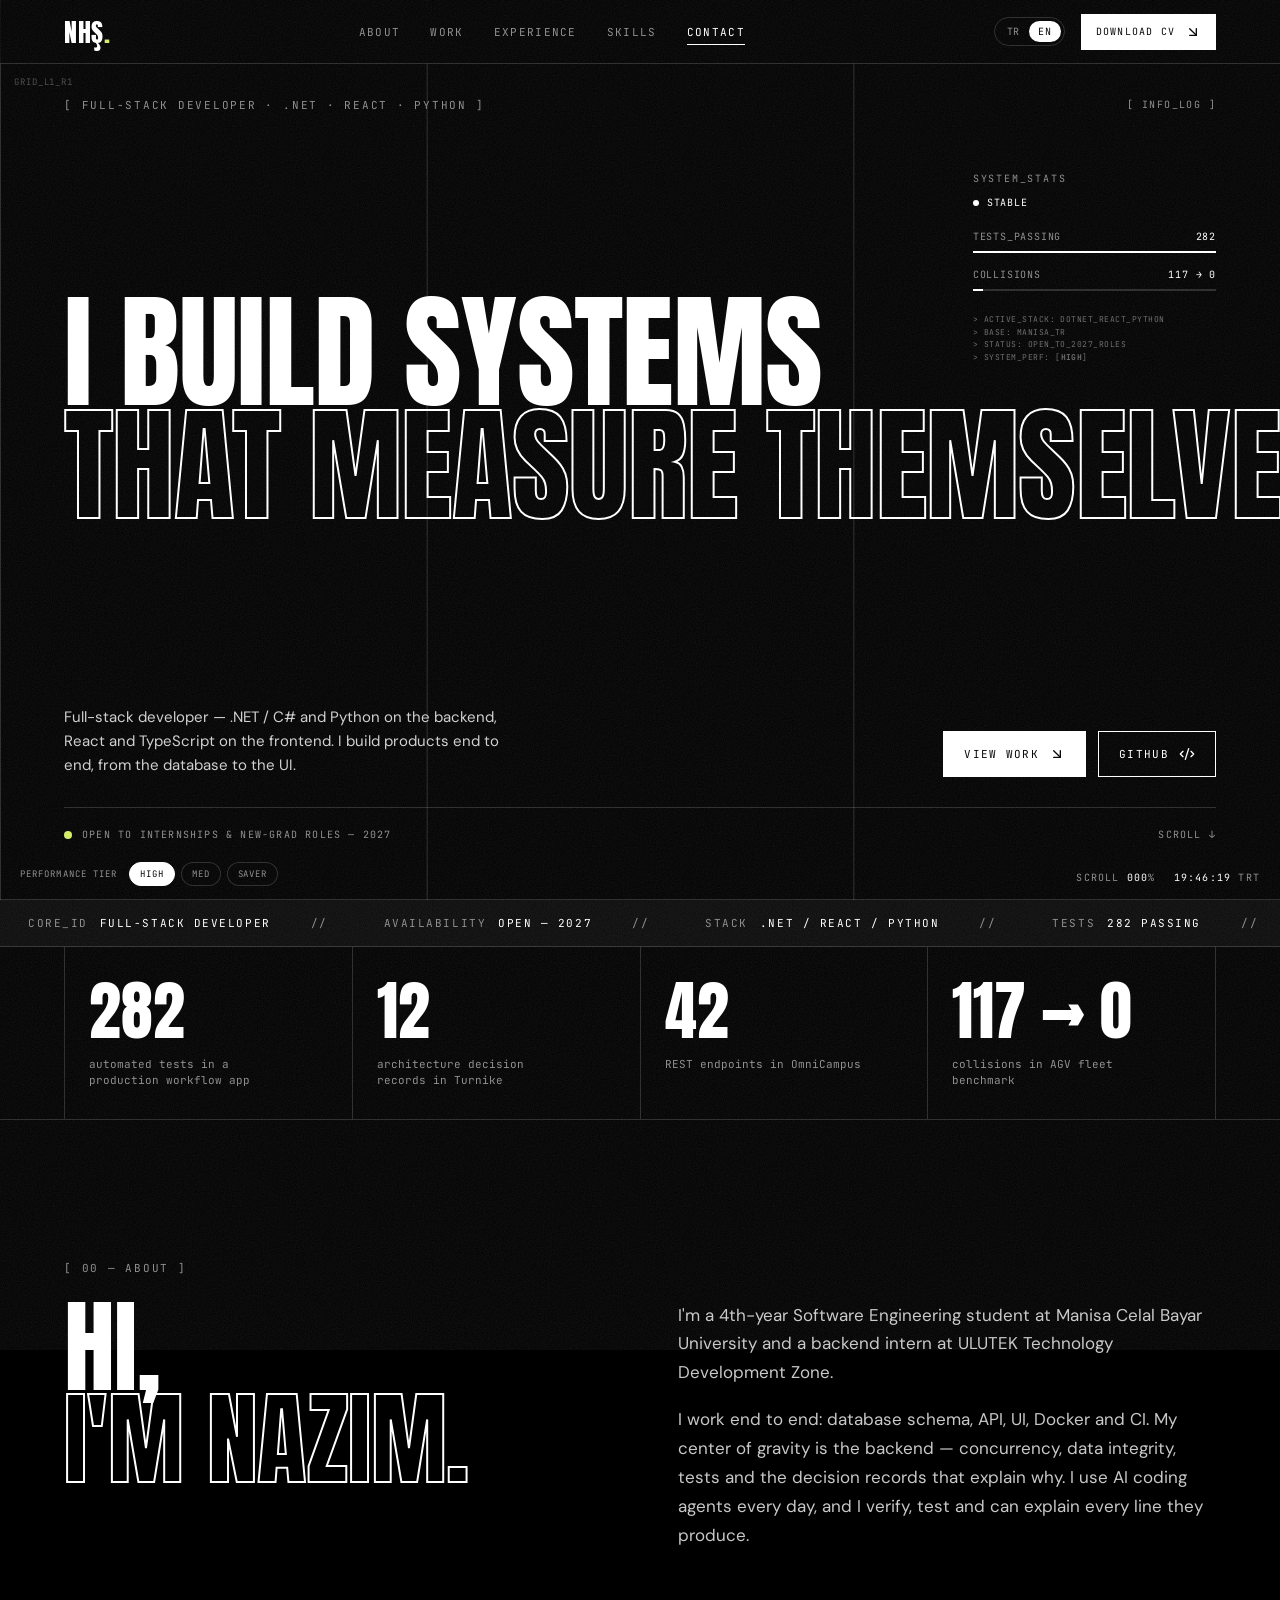
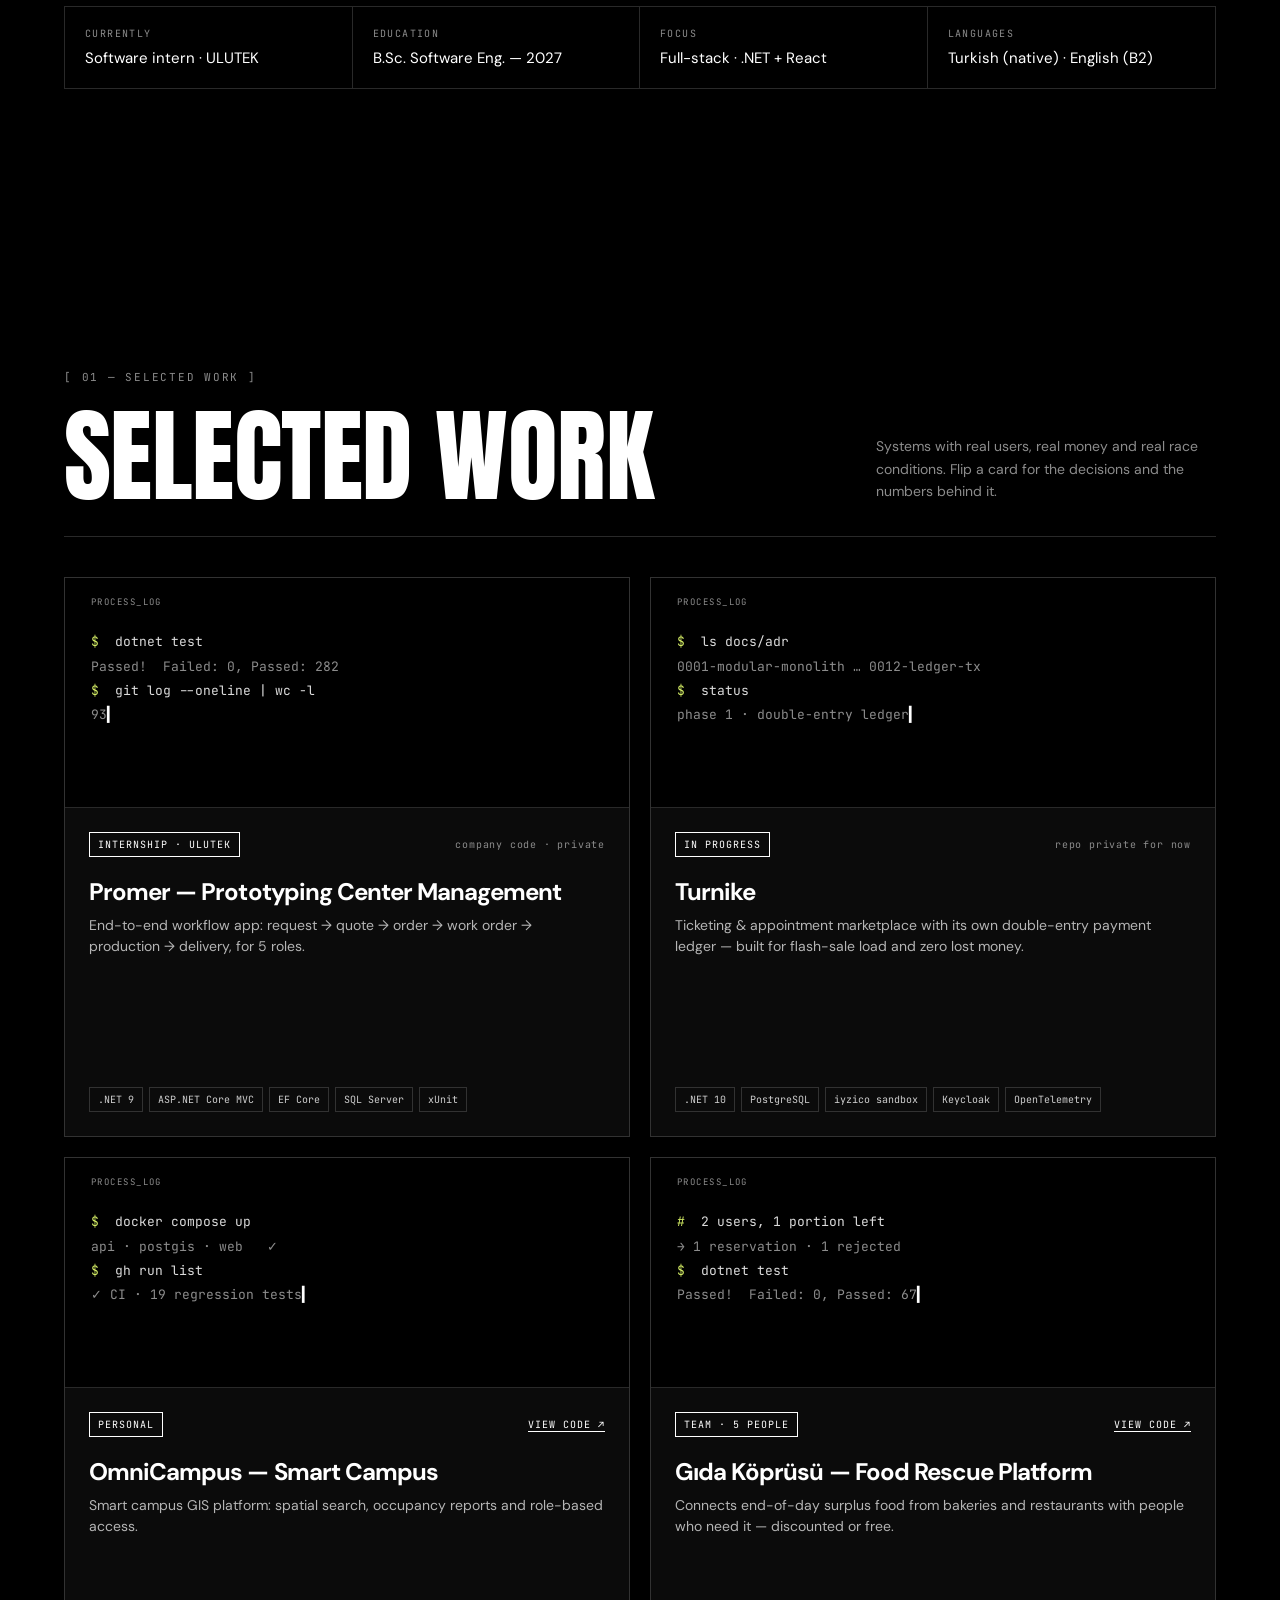
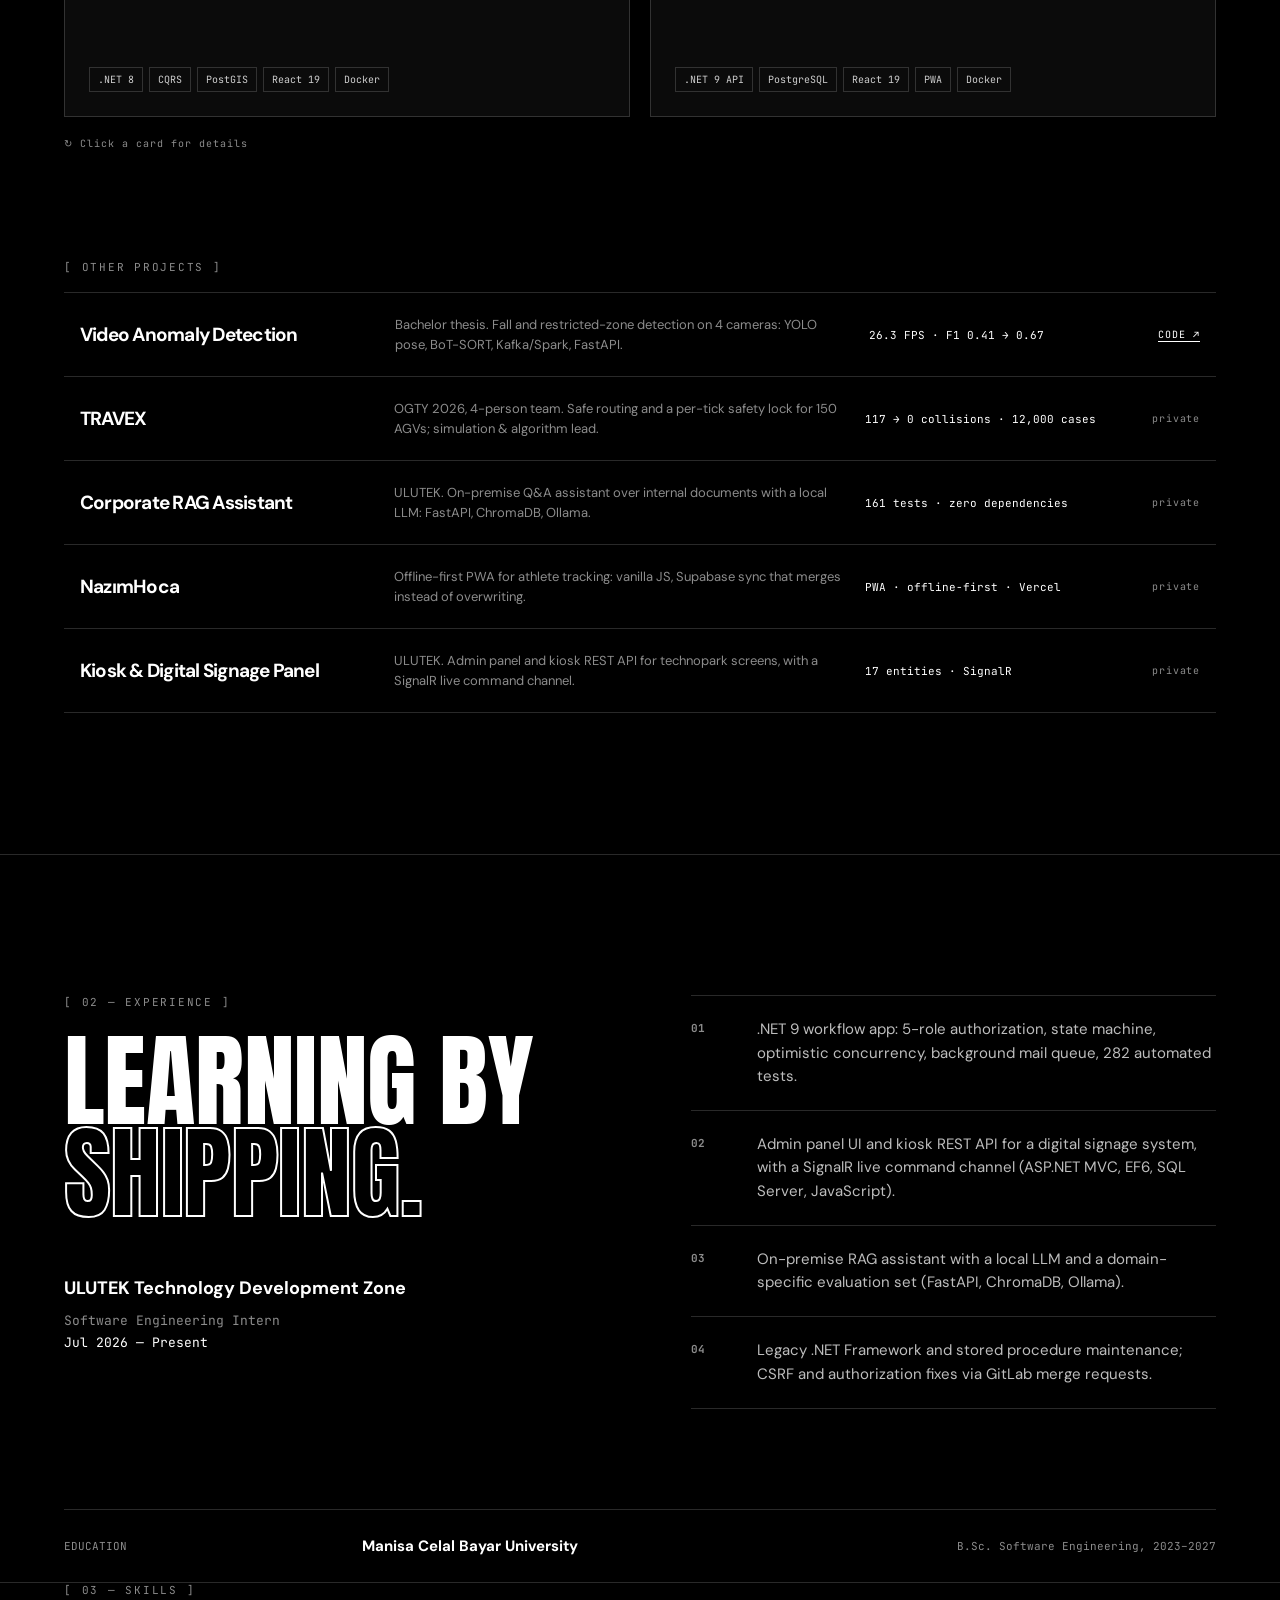
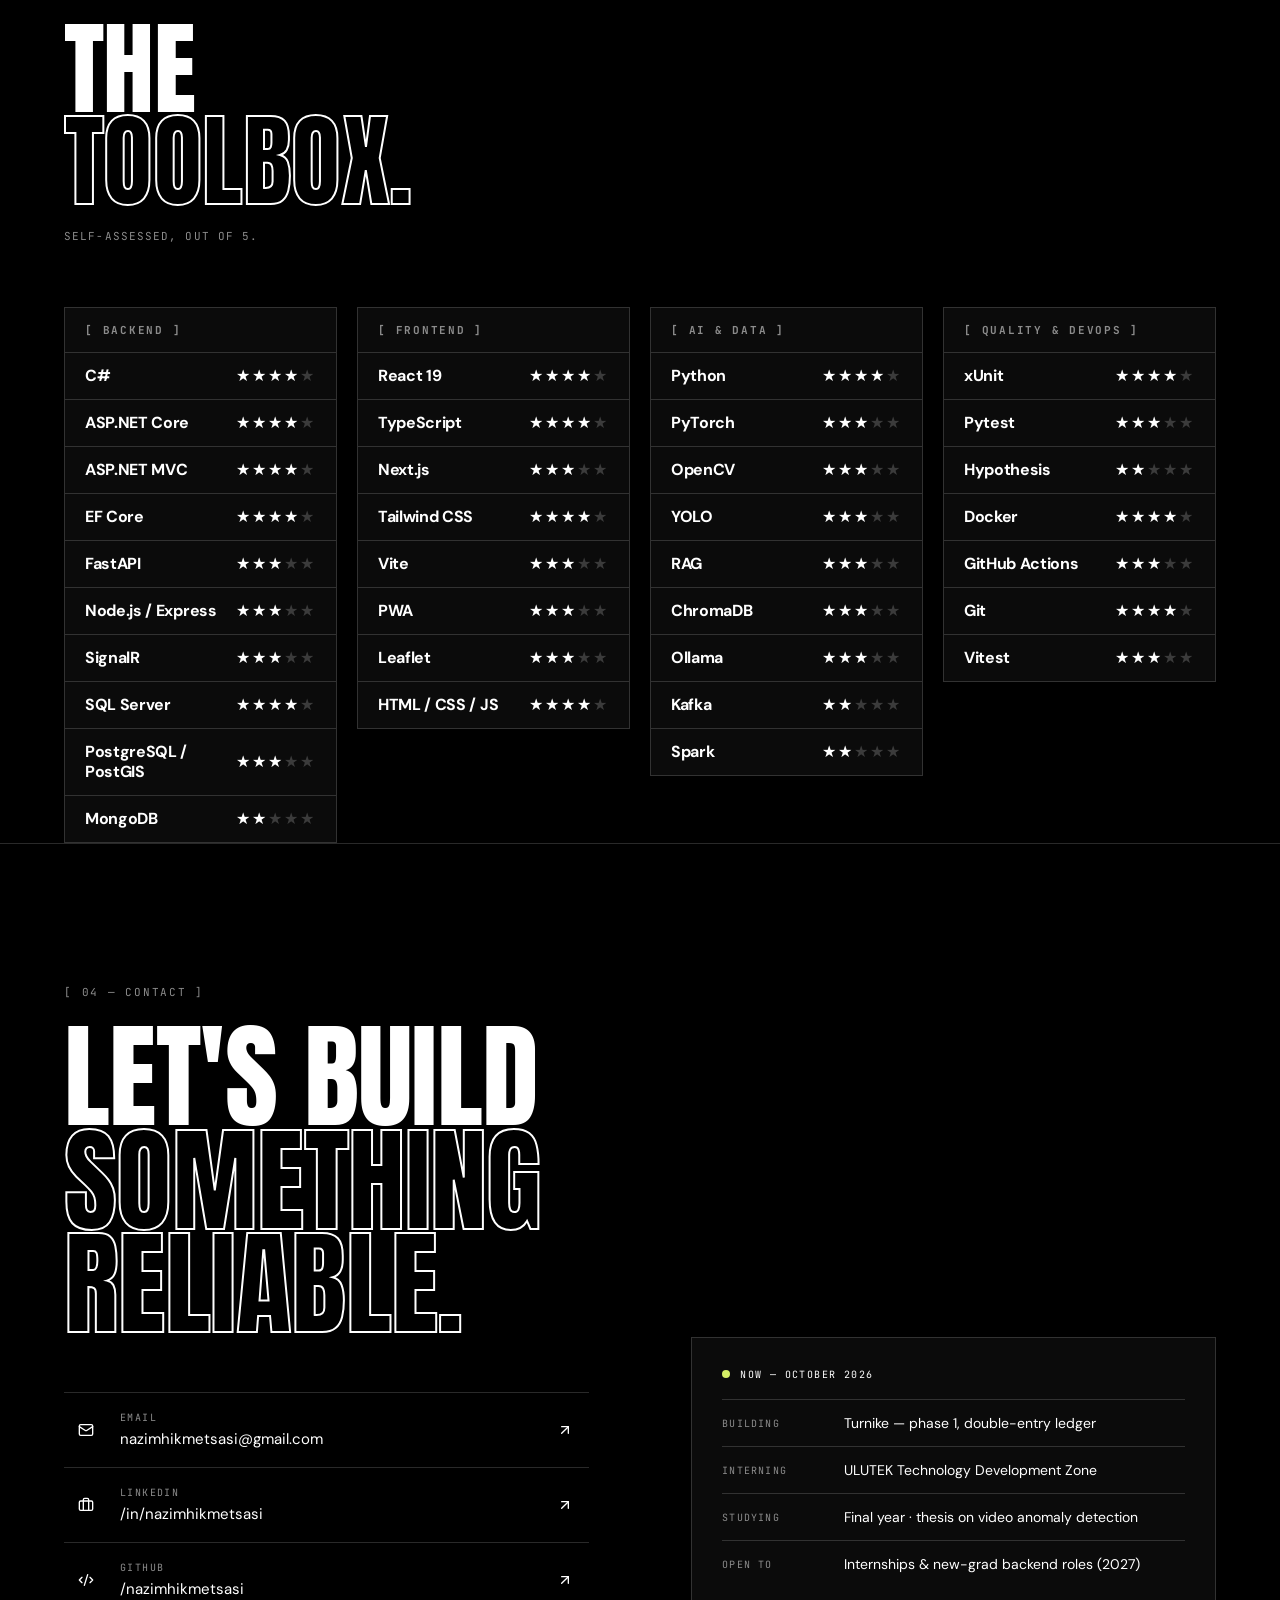
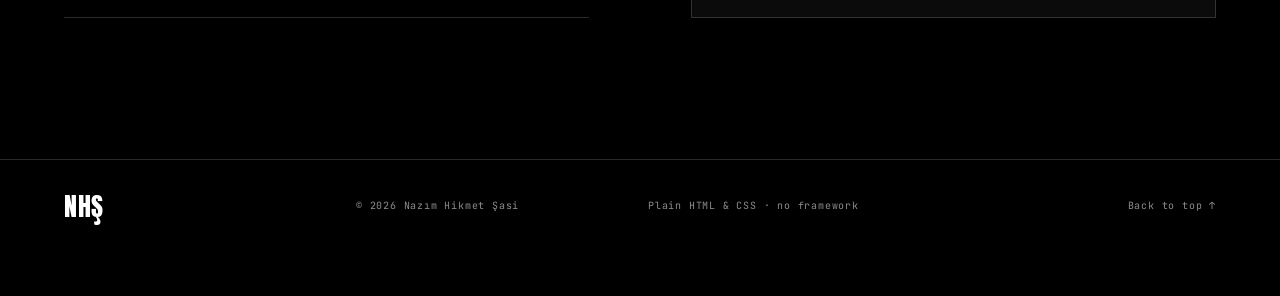
<file: index.html>
<!doctype html>
<html lang="en">
<head>
  <meta charset="utf-8">
  <meta name="viewport" content="width=device-width, initial-scale=1">
  <title>Nazım Hikmet Şasi — Full-Stack Developer</title>
  <meta name="description" content="Full-stack developer (.NET / C#, React, Python) building reliable APIs, web apps and business workflows.">
  <meta property="og:title" content="Nazım Hikmet Şasi — Full-Stack Developer">
  <meta property="og:description" content="Full-stack developer: .NET / C# and Python on the backend, React and TypeScript on the frontend.">
  <meta property="og:image" content="https://nazimhikmetsasi.com.tr/assets/hero.jpg">
  <link rel="icon" href="data:image/svg+xml,%3Csvg xmlns='http://www.w3.org/2000/svg' viewBox='0 0 64 64'%3E%3Crect width='64' height='64' fill='%231b211e'/%3E%3Ctext x='50%25' y='58%25' text-anchor='middle' font-family='Arial' font-weight='700' font-size='26' fill='%23f2eee5' letter-spacing='-3'%3ENH%C5%9E%3C/text%3E%3C/svg%3E">
  <link rel="preconnect" href="https://fonts.googleapis.com">
  <link rel="preconnect" href="https://fonts.gstatic.com" crossorigin>
  <meta name="theme-color" content="#000000">
  <link href="https://fonts.googleapis.com/css2?family=DM+Sans:wght@400;500;700;800&family=Anton&family=JetBrains+Mono:wght@400;700&display=swap" rel="stylesheet">
  <link rel="stylesheet" href="styles.css">
  <script>
    (function (d) {
      d.classList.add('js');
      try {
        var t = localStorage.getItem('tier') || (matchMedia('(pointer: coarse)').matches ? 'med' : 'high');
        d.dataset.tier = t;
        if (t === 'high' && !matchMedia('(prefers-reduced-motion: reduce)').matches && !sessionStorage.getItem('seen')) {
          d.classList.add('loading');
          setTimeout(function () { d.classList.remove('loading'); }, 7000);
        }
      } catch (e) { d.dataset.tier = 'med'; }
    })(document.documentElement);
  </script>
</head>
<body>
<svg width="0" height="0" style="position:absolute" aria-hidden="true">
  <symbol id="i-up" viewBox="0 0 24 24"><path d="M7 7h10v10"/><path d="M7 17 17 7"/></symbol>
  <symbol id="i-down" viewBox="0 0 24 24"><path d="m7 7 10 10"/><path d="M17 7v10H7"/></symbol>
  <symbol id="i-mail" viewBox="0 0 24 24"><rect width="20" height="16" x="2" y="4" rx="2"/><path d="m22 7-8.97 5.7a1.94 1.94 0 0 1-2.06 0L2 7"/></symbol>
  <symbol id="i-code" viewBox="0 0 24 24"><path d="m18 16 4-4-4-4"/><path d="m6 8-4 4 4 4"/><path d="m14.5 4-5 16"/></symbol>
  <symbol id="i-bag" viewBox="0 0 24 24"><path d="M16 20V4a2 2 0 0 0-2-2h-4a2 2 0 0 0-2 2v16"/><rect width="20" height="14" x="2" y="6" rx="2"/></symbol>
</svg>
<style>.i{width:16px;height:16px;fill:none;stroke:currentColor;stroke-width:2;stroke-linecap:round;stroke-linejoin:round;flex:none}</style>

<div class="loader" id="loader" aria-hidden="true">
  <div class="loader-count"><span id="loader-num">0</span><i>%</i></div>
  <div class="loader-panel">
    <div class="loader-row"><span>INITIALIZING_ENGINE</span><span id="loader-pct">0%</span></div>
    <div class="loader-bar"><i id="loader-bar"></i></div>
    <div class="loader-go" id="loader-go">LOADING</div>
  </div>
</div>
<div class="noise" aria-hidden="true"></div>
<canvas class="trail" id="trail" aria-hidden="true"></canvas>
<div class="cursor" aria-hidden="true"></div>
<div class="progress" aria-hidden="true"></div>
<div class="hud" aria-hidden="true"><span>SCROLL <b id="hud-scroll">000</b>%</span><span><b id="hud-clock">--:--:--</b> TRT</span></div>
<div class="tier" role="group" aria-label="Performance tier">
  <span data-tr="PERFORMANS">PERFORMANCE TIER</span>
  <button type="button" data-tier="high" aria-pressed="true" data-tr="YÜKSEK">HIGH</button><button type="button" data-tier="med" aria-pressed="false" data-tr="ORTA">MED</button><button type="button" data-tier="saver" aria-pressed="false" data-tr="TASARRUF">SAVER</button>
</div>
<main class="site-shell">
  <header class="topbar">
    <div class="container topbar-inner">
      <a class="mark" href="#top">NHŞ<span>.</span></a>
      <nav class="nav-links" id="menu" aria-label="Primary">
        <a href="#about" data-tr="Hakkımda">About</a>
        <a href="#work" data-tr="Projeler">Work</a>
        <a href="#experience" data-tr="Deneyim">Experience</a>
        <a href="#skills" data-tr="Yetenekler">Skills</a>
        <a href="#contact" data-tr="İletişim">Contact</a>
      </nav>
      <div class="nav-actions">
        <div class="lang" role="group" aria-label="Language"><button type="button" data-lang="tr" aria-pressed="false">TR</button><button type="button" data-lang="en" aria-pressed="true">EN</button></div>
        <a class="button button-dark button-small" href="cv/Nazim_Hikmet_Sasi_CV_EN.pdf" data-tr-href="cv/Nazim_Hikmet_Sasi_CV_TR.pdf" download><span data-tr="CV İndir">Download CV</span> <svg class="i"><use href="#i-down"/></svg></a>
        <button class="menu-btn" type="button" aria-label="Menu" aria-expanded="false" aria-controls="menu"><span></span><span></span></button>
      </div>
    </div>
  </header>

  <section id="top" class="hero">
    <aside class="hero-stats" aria-hidden="true">
      <p class="hs-title">SYSTEM_STATS</p>
      <p class="hs-status"><i></i><span data-tr="STABİL">STABLE</span></p>
      <div class="hs-bar"><span>TESTS_PASSING</span><b>282</b><em style="--w:100%"></em></div>
      <div class="hs-bar"><span>COLLISIONS</span><b>117 → 0</b><em style="--w:4%"></em></div>
      <ul class="hs-log">
        <li>&gt; ACTIVE_STACK: DOTNET_REACT_PYTHON</li>
        <li>&gt; BASE: MANISA_TR</li>
        <li>&gt; STATUS: OPEN_TO_2027_ROLES</li>
        <li>&gt; SYSTEM_PERF: [<b id="hs-perf">HIGH</b>]</li>
      </ul>
    </aside>
    <div class="container hero-grid">
      <div class="hero-top">
        <p class="eyebrow light" data-tr="FULL-STACK GELİŞTİRİCİ · .NET · REACT · PYTHON">FULL-STACK DEVELOPER · .NET · REACT · PYTHON</p>
        <p class="hero-meta" aria-hidden="true">[ INFO_LOG ]</p>
      </div>
      <h1 data-tr="Kendini ölçen<br><em>sistemler kuruyorum.</em>">I build systems<br><em>that measure themselves.</em></h1>
      <div class="hero-bottom">
        <p class="hero-sub" data-tr="Backend'de .NET / C# ve Python, frontend'de React ve TypeScript. Veritabanından arayüze uçtan uca ürün geliştiriyorum.">Full-stack developer — .NET / C# and Python on the backend, React and TypeScript on the frontend. I build products end to end, from the database to the UI.</p>
        <div class="hero-actions">
          <a class="button button-acid" href="#work"><span data-tr="Projeleri Gör">View Work</span> <svg class="i"><use href="#i-down"/></svg></a>
          <a class="button button-outline-light" href="https://github.com/nazimhikmetsasi" target="_blank" rel="noreferrer">GitHub <svg class="i"><use href="#i-code"/></svg></a>
        </div>
      </div>
    </div>
    <div class="container hero-foot">
      <p class="availability"><span></span><b data-tr="Staja ve yeni mezun pozisyonlarına açığım — 2027">Open to internships &amp; new-grad roles — 2027</b></p>
      <a class="scroll-cue" href="#about"><span data-tr="kaydır">scroll</span> ↓</a>
    </div>
  </section>

  <div class="ticker" aria-hidden="true"><div class="ticker-track">
    <span><b>CORE_ID</b><em data-tr="FULL-STACK GELİŞTİRİCİ">FULL-STACK DEVELOPER</em></span>
    <span><b data-tr="MÜSAİTLİK">AVAILABILITY</b><em data-tr="AÇIK — 2027">OPEN — 2027</em></span>
    <span><b>STACK</b><em>.NET / REACT / PYTHON</em></span>
    <span><b data-tr="TESTLER">TESTS</b><em data-tr="282 GEÇİYOR">282 PASSING</em></span>
    <span><b data-tr="KONUM">BASE</b><em>MANISA, TR</em></span>
  </div></div>

  <section class="stats">
    <div class="container stats-grid">
      <div class="stat"><strong>282</strong><span data-tr="üretim iş akışı uygulamasında otomatik test">automated tests in a production workflow app</span></div>
      <div class="stat"><strong>12</strong><span data-tr="Turnike'de mimari karar kaydı (ADR)">architecture decision records in Turnike</span></div>
      <div class="stat"><strong>42</strong><span data-tr="OmniCampus'ta REST uç noktası">REST endpoints in OmniCampus</span></div>
      <div class="stat"><strong>117 → 0</strong><span data-tr="AGV filo testinde çarpışma">collisions in AGV fleet benchmark</span></div>
    </div>
  </section>

  <section id="about" class="section container about">
    <div>
      <p class="eyebrow" data-tr="00 — HAKKIMDA">00 — ABOUT</p>
      <h2 data-tr="Merhaba,<br><em>ben Nazım.</em>">Hi,<br><em>I'm Nazım.</em></h2>
      <p class="about-text" data-tr="Manisa Celal Bayar Üniversitesi Yazılım Mühendisliği 4. sınıf öğrencisiyim ve ULUTEK Teknoloji Geliştirme Bölgesi'nde backend stajyeri olarak çalışıyorum.">I'm a 4th-year Software Engineering student at Manisa Celal Bayar University and a backend intern at ULUTEK Technology Development Zone.</p>
      <p class="about-text" data-tr="Uçtan uca çalışıyorum: veritabanı şeması, API, arayüz, Docker ve CI. Ağırlık merkezim backend; eşzamanlılık, veri bütünlüğü, testler ve bir kararın neden alındığını anlatan karar kayıtları. AI kodlama ajanlarını her gün kullanıyorum; ürettikleri her satırı doğruluyor, test ediyor ve açıklayabiliyorum.">I work end to end: database schema, API, UI, Docker and CI. My center of gravity is the backend — concurrency, data integrity, tests and the decision records that explain why. I use AI coding agents every day, and I verify, test and can explain every line they produce.</p>
      <dl class="facts">
        <div><dt data-tr="ŞU AN">CURRENTLY</dt><dd data-tr="Yazılım stajyeri · ULUTEK">Software intern · ULUTEK</dd></div>
        <div><dt data-tr="EĞİTİM">EDUCATION</dt><dd data-tr="Yazılım Müh. (Lisans) — 2027">B.Sc. Software Eng. — 2027</dd></div>
        <div><dt data-tr="ODAK">FOCUS</dt><dd data-tr="Full-stack · .NET + React">Full-stack · .NET + React</dd></div>
        <div><dt data-tr="DİLLER">LANGUAGES</dt><dd data-tr="Türkçe (ana dil) · İngilizce (B2)">Turkish (native) · English (B2)</dd></div>
      </dl>
    </div>
  </section>

  <section id="work" class="section container">
    <div class="section-head">
      <div><p class="eyebrow" data-tr="01 — SEÇİLİ PROJELER">01 — SELECTED WORK</p><h2 data-tr="Seçili Projeler">Selected Work</h2></div>
      <p data-tr="Gerçek kullanıcıları, gerçek parası ve gerçek yarış durumları olan sistemler. Her kartın arkasında alınan kararlar ve ölçümler var.">Systems with real users, real money and real race conditions. Flip a card for the decisions and the numbers behind it.</p>
    </div>

    <div class="project-grid">
      <article class="project-card" tabindex="0" role="button" aria-pressed="false">
        <div class="project-inner">
          <div class="project-front">
            <pre class="project-art term"><b>$</b> dotnet test
<i>Passed!  Failed: 0, Passed: 282</i>
<b>$</b> git log --oneline | wc -l
<i>93</i></pre>
            <div class="project-copy">
              <div class="card-meta"><span class="badge" data-tr="STAJ · ULUTEK">INTERNSHIP · ULUTEK</span><span class="private" data-tr="şirket kodu · gizli">company code · private</span></div>
              <h3 data-tr="Promer — Prototipleme Merkezi Yönetim Sistemi">Promer — Prototyping Center Management</h3>
              <p data-tr="Talepten teslime; teklif, sipariş, iş emri ve üretim süreçlerini 5 rol için uçtan uca yöneten iş akışı uygulaması.">End-to-end workflow app: request → quote → order → work order → production → delivery, for 5 roles.</p>
              <div class="tags"><span>.NET 9</span><span>ASP.NET Core MVC</span><span>EF Core</span><span>SQL Server</span><span>xUnit</span></div>
            </div>
          </div>
          <div class="project-back">
            <div class="card-meta"><span class="badge badge-dark" data-tr="SAHA NOTLARI">FIELD NOTES</span><span class="mono">01</span></div>
            <h3 data-tr="Baskı altında<br>ne dayandı.">What held up<br>under pressure.</h3>
            <ul>
              <li data-tr="Parolasız giriş: e-postaya tek kullanımlık kod (OTP)">Passwordless login with one-time e-mail codes (OTP)</li>
              <li data-tr="Eşzamanlı güncellemelerde RowVersion ile optimistic concurrency">Optimistic concurrency (RowVersion) on concurrent updates</li>
              <li data-tr="Arka planda çalışan mail kuyruğu: 5 deneme, hata sebebi kayıtlı">Background mail queue: 5 retries, failure reason stored</li>
              <li data-tr="Kiracı izolasyonu: her firma yalnızca kendi verisini görür">Tenant isolation: each firm sees only its own data</li>
            </ul>
            <div class="metric-row"><strong data-tr="282 test">282 tests</strong><strong data-tr="5 rol">5 roles</strong><strong data-tr="6 aşamalı akış">6-stage flow</strong></div>
          </div>
        </div>
      </article>

      <article class="project-card" tabindex="0" role="button" aria-pressed="false">
        <div class="project-inner">
          <div class="project-front">
            <pre class="project-art term"><b>$</b> ls docs/adr
<i>0001-modular-monolith … 0012-ledger-tx</i>
<b>$</b> status
<i>phase 1 · double-entry ledger</i></pre>
            <div class="project-copy">
              <div class="card-meta"><span class="badge" data-tr="DEVAM EDİYOR">IN PROGRESS</span><span class="private" data-tr="repo şimdilik gizli">repo private for now</span></div>
              <h3>Turnike</h3>
              <p data-tr="Kendi çift kayıtlı ödeme defterine sahip bilet ve randevu pazar yeri. Ani satış yükü, koltuk kilidi ve para kaybetmeyen altyapı.">Ticketing &amp; appointment marketplace with its own double-entry payment ledger — built for flash-sale load and zero lost money.</p>
              <div class="tags"><span>.NET 10</span><span>PostgreSQL</span><span>iyzico sandbox</span><span>Keycloak</span><span>OpenTelemetry</span></div>
            </div>
          </div>
          <div class="project-back">
            <div class="card-meta"><span class="badge badge-dark" data-tr="SAHA NOTLARI">FIELD NOTES</span><span class="mono">02</span></div>
            <h3 data-tr="Para kaybetmeyen<br>bir çekirdek.">A core that<br>never loses money.</h3>
            <ul>
              <li data-tr="Önce modüler monolit; servisler ancak ölçüldükten sonra ayrılacak">Modular monolith first; services split only when measured</li>
              <li data-tr="Çift kayıtlı defter: para yoktan var olmaz, kaybolmaz">Double-entry ledger: money is never created or lost</li>
              <li data-tr="Idempotency anahtarları ve transactional outbox">Idempotency keys and a transactional outbox</li>
              <li data-tr="Gerçek PostgreSQL'e karşı entegrasyon testleri (container)">Integration tests against real PostgreSQL (containers)</li>
            </ul>
            <div class="metric-row"><strong data-tr="12 ADR">12 ADRs</strong><strong data-tr="Faz 1 / 4">Phase 1 / 4</strong></div>
          </div>
        </div>
      </article>

      <article class="project-card" tabindex="0" role="button" aria-pressed="false">
        <div class="project-inner">
          <div class="project-front">
            <pre class="project-art term"><b>$</b> docker compose up
<i>api · postgis · web   ✓</i>
<b>$</b> gh run list
<i>✓ CI · 19 regression tests</i></pre>
            <div class="project-copy">
              <div class="card-meta"><span class="badge" data-tr="KİŞİSEL">PERSONAL</span><a class="card-link" href="https://github.com/nazimhikmetsasi/OmniCampus" target="_blank" rel="noreferrer" data-tr="KODU GÖR ↗">VIEW CODE ↗</a></div>
              <h3 data-tr="OmniCampus — Akıllı Kampüs">OmniCampus — Smart Campus</h3>
              <p data-tr="Mekânsal arama, doluluk bildirimi ve rol tabanlı erişim sunan akıllı kampüs / CBS platformu.">Smart campus GIS platform: spatial search, occupancy reports and role-based access.</p>
              <div class="tags"><span>.NET 8</span><span>CQRS</span><span>PostGIS</span><span>React 19</span><span>Docker</span></div>
            </div>
          </div>
          <div class="project-back">
            <div class="card-meta"><span class="badge badge-dark" data-tr="SAHA NOTLARI">FIELD NOTES</span><span class="mono">03</span></div>
            <h3 data-tr="Haritada<br>tek doğru.">One source of<br>spatial truth.</h3>
            <ul>
              <li data-tr="Clean Architecture + CQRS (MediatR)">Clean Architecture + CQRS (MediatR)</li>
              <li data-tr="Mekânsal sorgular için PostGIS">PostGIS for spatial queries</li>
              <li data-tr="JWT + RBAC, output caching, rate limiting">JWT + RBAC, output caching, rate limiting</li>
              <li data-tr="Her push'ta GitHub Actions regresyon testleri">GitHub Actions regression tests on every push</li>
            </ul>
            <div class="metric-row"><strong data-tr="42 uç nokta">42 endpoints</strong><strong data-tr="18 handler">18 handlers</strong><strong data-tr="19 CI testi">19 CI tests</strong></div>
          </div>
        </div>
      </article>

      <article class="project-card" tabindex="0" role="button" aria-pressed="false">
        <div class="project-inner">
          <div class="project-front">
            <pre class="project-art term"><b>#</b> 2 users, 1 portion left
<i>→ 1 reservation · 1 rejected</i>
<b>$</b> dotnet test
<i>Passed!  Failed: 0, Passed: 67</i></pre>
            <div class="project-copy">
              <div class="card-meta"><span class="badge" data-tr="EKİP · 5 KİŞİ">TEAM · 5 PEOPLE</span><a class="card-link" href="https://github.com/nazimhikmetsasi/sosyalSorumluluk" target="_blank" rel="noreferrer" data-tr="KODU GÖR ↗">VIEW CODE ↗</a></div>
              <h3 data-tr="Gıda Köprüsü — Gıda Kurtarma Platformu">Gıda Köprüsü — Food Rescue Platform</h3>
              <p data-tr="Fırın ve restoranlarda gün sonunda kalan taze gıdayı, indirimli ya da ücretsiz olarak ihtiyaç sahibiyle buluşturur.">Connects end-of-day surplus food from bakeries and restaurants with people who need it — discounted or free.</p>
              <div class="tags"><span>.NET 9 API</span><span>PostgreSQL</span><span>React 19</span><span>PWA</span><span>Docker</span></div>
            </div>
          </div>
          <div class="project-back">
            <div class="card-meta"><span class="badge badge-dark" data-tr="SAHA NOTLARI">FIELD NOTES</span><span class="mono">04</span></div>
            <h3 data-tr="Son porsiyon<br>iki kez satılmaz.">The last portion<br>never sells twice.</h3>
            <ul>
              <li data-tr="Stok ve fiyat veritabanında atomik hesaplanır">Stock and price computed atomically in the database</li>
              <li data-tr="React PWA, teslimatı cihaz kamerasıyla QR okutarak onaylar">React PWA confirms delivery by scanning a QR with the device camera</li>
              <li data-tr="Güven skoru sunucuda hesaplanır, elle değiştirilemez">Trust score computed server-side, never editable</li>
              <li data-tr="Backend'i Supabase'den .NET 9 API'ye taşıdım">Migrated the backend from Supabase to a .NET 9 API</li>
            </ul>
            <div class="metric-row"><strong data-tr="67 API testi">67 API tests</strong><strong data-tr="197 UI testi">197 UI tests</strong></div>
          </div>
        </div>
      </article>
    </div>
    <p class="flip-hint" data-tr="↻ Ayrıntılar için karta tıkla">↻ Click a card for details</p>

    <div class="others">
      <h3 data-tr="DİĞER PROJELER">OTHER PROJECTS</h3>
      <div class="other-row">
        <strong data-tr="Video Anomali Tespiti">Video Anomaly Detection</strong>
        <p data-tr="Bitirme tezi. 4 kamerada düşme ve yasak bölge ihlali tespiti: YOLO poz, BoT-SORT, Kafka/Spark, FastAPI.">Bachelor thesis. Fall and restricted-zone detection on 4 cameras: YOLO pose, BoT-SORT, Kafka/Spark, FastAPI.</p>
        <span class="mono">26.3 FPS · F1 0.41 → 0.67</span>
        <a class="card-link" href="https://github.com/nazimhikmetsasi/videoAnomaliTespiti" target="_blank" rel="noreferrer" data-tr="KOD ↗">CODE ↗</a>
      </div>
      <div class="other-row">
        <strong>TRAVEX</strong>
        <p data-tr="OGTY 2026, 4 kişilik ekip. 150 AGV için güvenli rota ve tur başına emniyet kilidi; simülasyon ve algoritma sorumlusu.">OGTY 2026, 4-person team. Safe routing and a per-tick safety lock for 150 AGVs; simulation &amp; algorithm lead.</p>
        <span class="mono" data-tr="117 → 0 çarpışma · 12.000 senaryo">117 → 0 collisions · 12,000 cases</span>
        <span class="private" data-tr="gizli">private</span>
      </div>
      <div class="other-row">
        <strong data-tr="Kurumsal RAG Asistanı">Corporate RAG Assistant</strong>
        <p data-tr="ULUTEK. Kurum içi dokümanlarda çalışan, yerel LLM'li soru-cevap asistanı: FastAPI, ChromaDB, Ollama.">ULUTEK. On-premise Q&amp;A assistant over internal documents with a local LLM: FastAPI, ChromaDB, Ollama.</p>
        <span class="mono" data-tr="161 test · sıfır bağımlılık">161 tests · zero dependencies</span>
        <span class="private" data-tr="gizli">private</span>
      </div>
      <div class="other-row">
        <strong>NazımHoca</strong>
        <p data-tr="Sporcu takibi için çevrimdışı çalışan PWA: vanilla JS, Supabase senkronizasyonu, çakışmaları ezmeden birleştirme.">Offline-first PWA for athlete tracking: vanilla JS, Supabase sync that merges instead of overwriting.</p>
        <span class="mono" data-tr="PWA · offline-first · Vercel">PWA · offline-first · Vercel</span>
        <span class="private" data-tr="gizli">private</span>
      </div>
      <div class="other-row">
        <strong data-tr="Kiosk ve Dijital Ekran Paneli">Kiosk &amp; Digital Signage Panel</strong>
        <p data-tr="ULUTEK. Teknokent kiosk ekranları için yönetim paneli ve kiosk REST API'si, SignalR canlı komut kanalı.">ULUTEK. Admin panel and kiosk REST API for technopark screens, with a SignalR live command channel.</p>
        <span class="mono" data-tr="17 varlık · SignalR">17 entities · SignalR</span>
        <span class="private" data-tr="gizli">private</span>
      </div>
    </div>
  </section>

  <section id="experience" class="experience">
    <div class="container exp-grid">
      <div>
        <p class="eyebrow light" data-tr="02 — DENEYİM">02 — EXPERIENCE</p>
        <h2 data-tr="Üreterek<br><em>öğrenmek.</em>">Learning by<br><em>shipping.</em></h2>
        <p class="exp-company" data-tr="ULUTEK Teknoloji Geliştirme Bölgesi">ULUTEK Technology Development Zone</p>
        <p class="exp-role" data-tr="Yazılım Mühendisi Stajyer<br><span>Tem 2026 — Devam ediyor</span>">Software Engineering Intern<br><span>Jul 2026 — Present</span></p>
      </div>
      <div class="achievements">
        <p><b>01</b><span data-tr=".NET 9 iş akışı uygulaması: 5 rollü yetkilendirme, durum makinesi, optimistic concurrency, arka plan mail kuyruğu, 282 otomatik test.">.NET 9 workflow app: 5-role authorization, state machine, optimistic concurrency, background mail queue, 282 automated tests.</span></p>
        <p><b>02</b><span data-tr="Dijital ekran sistemi için yönetim paneli arayüzü ve kiosk REST API'si; SignalR canlı komut kanalı (ASP.NET MVC, EF6, SQL Server, JavaScript).">Admin panel UI and kiosk REST API for a digital signage system, with a SignalR live command channel (ASP.NET MVC, EF6, SQL Server, JavaScript).</span></p>
        <p><b>03</b><span data-tr="Yerel LLM ile çalışan kurumsal RAG asistanı ve alana özel değerlendirme seti (FastAPI, ChromaDB, Ollama).">On-premise RAG assistant with a local LLM and a domain-specific evaluation set (FastAPI, ChromaDB, Ollama).</span></p>
        <p><b>04</b><span data-tr="Legacy .NET Framework kodu ve stored procedure bakımı; GitLab merge request'leriyle CSRF ve yetki düzeltmeleri.">Legacy .NET Framework and stored procedure maintenance; CSRF and authorization fixes via GitLab merge requests.</span></p>
      </div>
    </div>
    <div class="container education">
      <span data-tr="EĞİTİM">EDUCATION</span>
      <strong data-tr="Manisa Celal Bayar Üniversitesi">Manisa Celal Bayar University</strong>
      <p data-tr="Yazılım Mühendisliği (Lisans), 2023–2027">B.Sc. Software Engineering, 2023–2027</p>
    </div>
  </section>

  <section id="skills" class="skills">
    <div class="container skills-head">
      <p class="eyebrow" data-tr="03 — YETENEKLER">03 — SKILLS</p>
      <h2 data-tr="Araç<br><em>kutusu.</em>">The<br><em>toolbox.</em></h2>
      <p class="skills-note" data-tr="Kendi değerlendirmem, 5 üzerinden.">Self-assessed, out of 5.</p>
    </div>
    <div class="container skill-cols">
      <div class="skill-col">
        <h3>BACKEND</h3>
        <ul>
          <li><span>C#</span><i class="stars" style="--l:4" role="img" aria-label="4 / 5"></i></li>
          <li><span>ASP.NET Core</span><i class="stars" style="--l:4" role="img" aria-label="4 / 5"></i></li>
          <li><span>ASP.NET MVC</span><i class="stars" style="--l:4" role="img" aria-label="4 / 5"></i></li>
          <li><span>EF Core</span><i class="stars" style="--l:4" role="img" aria-label="4 / 5"></i></li>
          <li><span>FastAPI</span><i class="stars" style="--l:3" role="img" aria-label="3 / 5"></i></li>
          <li><span>Node.js / Express</span><i class="stars" style="--l:3" role="img" aria-label="3 / 5"></i></li>
          <li><span>SignalR</span><i class="stars" style="--l:3" role="img" aria-label="3 / 5"></i></li>
          <li><span>SQL Server</span><i class="stars" style="--l:4" role="img" aria-label="4 / 5"></i></li>
          <li><span>PostgreSQL / PostGIS</span><i class="stars" style="--l:3" role="img" aria-label="3 / 5"></i></li>
          <li><span>MongoDB</span><i class="stars" style="--l:2" role="img" aria-label="2 / 5"></i></li>
        </ul>
      </div>
      <div class="skill-col">
        <h3>FRONTEND</h3>
        <ul>
          <li><span>React 19</span><i class="stars" style="--l:4" role="img" aria-label="4 / 5"></i></li>
          <li><span>TypeScript</span><i class="stars" style="--l:4" role="img" aria-label="4 / 5"></i></li>
          <li><span>Next.js</span><i class="stars" style="--l:3" role="img" aria-label="3 / 5"></i></li>
          <li><span>Tailwind CSS</span><i class="stars" style="--l:4" role="img" aria-label="4 / 5"></i></li>
          <li><span>Vite</span><i class="stars" style="--l:3" role="img" aria-label="3 / 5"></i></li>
          <li><span>PWA</span><i class="stars" style="--l:3" role="img" aria-label="3 / 5"></i></li>
          <li><span>Leaflet</span><i class="stars" style="--l:3" role="img" aria-label="3 / 5"></i></li>
          <li><span>HTML / CSS / JS</span><i class="stars" style="--l:4" role="img" aria-label="4 / 5"></i></li>
        </ul>
      </div>
      <div class="skill-col">
        <h3 data-tr="YAPAY ZEKA &amp; VERİ">AI &amp; DATA</h3>
        <ul>
          <li><span>Python</span><i class="stars" style="--l:4" role="img" aria-label="4 / 5"></i></li>
          <li><span>PyTorch</span><i class="stars" style="--l:3" role="img" aria-label="3 / 5"></i></li>
          <li><span>OpenCV</span><i class="stars" style="--l:3" role="img" aria-label="3 / 5"></i></li>
          <li><span>YOLO</span><i class="stars" style="--l:3" role="img" aria-label="3 / 5"></i></li>
          <li><span>RAG</span><i class="stars" style="--l:3" role="img" aria-label="3 / 5"></i></li>
          <li><span>ChromaDB</span><i class="stars" style="--l:3" role="img" aria-label="3 / 5"></i></li>
          <li><span>Ollama</span><i class="stars" style="--l:3" role="img" aria-label="3 / 5"></i></li>
          <li><span>Kafka</span><i class="stars" style="--l:2" role="img" aria-label="2 / 5"></i></li>
          <li><span>Spark</span><i class="stars" style="--l:2" role="img" aria-label="2 / 5"></i></li>
        </ul>
      </div>
      <div class="skill-col">
        <h3 data-tr="KALİTE &amp; DEVOPS">QUALITY &amp; DEVOPS</h3>
        <ul>
          <li><span>xUnit</span><i class="stars" style="--l:4" role="img" aria-label="4 / 5"></i></li>
          <li><span>Pytest</span><i class="stars" style="--l:3" role="img" aria-label="3 / 5"></i></li>
          <li><span>Hypothesis</span><i class="stars" style="--l:2" role="img" aria-label="2 / 5"></i></li>
          <li><span>Docker</span><i class="stars" style="--l:4" role="img" aria-label="4 / 5"></i></li>
          <li><span>GitHub Actions</span><i class="stars" style="--l:3" role="img" aria-label="3 / 5"></i></li>
          <li><span>Git</span><i class="stars" style="--l:4" role="img" aria-label="4 / 5"></i></li>
          <li><span>Vitest</span><i class="stars" style="--l:3" role="img" aria-label="3 / 5"></i></li>
        </ul>
      </div>
    </div>
  </section>

  <section id="contact" class="contact section">
    <div class="container">
      <p class="eyebrow" data-tr="04 — İLETİŞİM">04 — CONTACT</p>
      <div class="contact-grid">
        <div>
          <h2 data-tr="Hadi<br><em>tanışalım.</em>">Let's build<br><em>something reliable.</em></h2>
          <div class="contact-cards">
            <a href="mailto:nazimhikmetsasi@gmail.com"><svg class="i"><use href="#i-mail"/></svg><span><small data-tr="E-POSTA">EMAIL</small>nazimhikmetsasi@gmail.com</span><svg class="i"><use href="#i-up"/></svg></a>
            <a href="https://www.linkedin.com/in/nazimhikmetsasi" target="_blank" rel="noreferrer"><svg class="i"><use href="#i-bag"/></svg><span><small>LINKEDIN</small>/in/nazimhikmetsasi</span><svg class="i"><use href="#i-up"/></svg></a>
            <a href="https://github.com/nazimhikmetsasi" target="_blank" rel="noreferrer"><svg class="i"><use href="#i-code"/></svg><span><small>GITHUB</small>/nazimhikmetsasi</span><svg class="i"><use href="#i-up"/></svg></a>
          </div>
        </div>
        <div class="now">
          <p class="now-head"><span></span><b data-tr="ŞU AN — EKİM 2026">NOW — OCTOBER 2026</b></p>
          <dl>
            <div><dt data-tr="GELİŞTİRİYORUM">BUILDING</dt><dd data-tr="Turnike — Faz 1, çift kayıtlı defter">Turnike — phase 1, double-entry ledger</dd></div>
            <div><dt data-tr="STAJ">INTERNING</dt><dd data-tr="ULUTEK Teknoloji Geliştirme Bölgesi">ULUTEK Technology Development Zone</dd></div>
            <div><dt data-tr="OKUL">STUDYING</dt><dd data-tr="Son sınıf · video anomali tespiti tezi">Final year · thesis on video anomaly detection</dd></div>
            <div><dt data-tr="AÇIĞIM">OPEN TO</dt><dd data-tr="Staj ve yeni mezun backend pozisyonları (2027)">Internships &amp; new-grad backend roles (2027)</dd></div>
          </dl>
        </div>
      </div>
    </div>
  </section>

  <footer>
    <div class="container footer-inner">
      <span class="mark">NHŞ</span>
      <span>© 2026 Nazım Hikmet Şasi</span>
      <span data-tr="Saf HTML &amp; CSS · framework yok">Plain HTML &amp; CSS · no framework</span>
      <div><a href="#top" data-tr="Başa dön ↑">Back to top ↑</a></div>
    </div>
  </footer>
</main>
<script src="script.js"></script>
</body>
</html>
</file>
<file: styles.css>
/* Black HUD look: condensed display type, mono system labels, hairline grid, invert-on-hover. */
:root {
  --bg: #000; --fg: #fff; --dim: #8c8c8c; --panel: #0b0b0b; --line: rgba(255,255,255,.16); --acid: #d4ed65;
  --display: 'Anton', Impact, 'Arial Narrow', sans-serif; --mono: 'JetBrains Mono', ui-monospace, monospace; --sans: 'DM Sans', Arial, sans-serif;
  --ease: cubic-bezier(.2,.7,.2,1);
}
*, *::before, *::after { box-sizing: border-box; }
html { scroll-behavior: smooth; scroll-padding-top: 64px; background: var(--bg); }
html.loading, html.loading body { overflow: hidden; }
body { margin: 0; background: var(--bg); color: var(--fg); font-family: var(--sans); -webkit-font-smoothing: antialiased; }
h1, h2, h3, p, dl, dd, ul, figure, pre { margin: 0; padding: 0; }
ul { list-style: none; }
a { color: inherit; text-decoration: none; }
button { font: inherit; color: inherit; background: none; border: 0; cursor: pointer; }
img { display: block; max-width: 100%; height: auto; }
::selection { background: var(--fg); color: var(--bg); }
.container { width: min(90vw, 1440px); margin-inline: auto; }
.site-shell { overflow-x: clip; }
.i { width: 16px; height: 16px; fill: none; stroke: currentColor; stroke-width: 2; stroke-linecap: round; stroke-linejoin: round; flex: none; transition: transform .3s var(--ease); }
.mono { font: 11px/1.5 var(--mono); }

/* ---------- system layers ---------- */
.noise { position: fixed; inset: -50%; z-index: 90; pointer-events: none; opacity: .09; animation: noise 1s steps(6) infinite;
  background-image: url("data:image/svg+xml;utf8,<svg xmlns='http://www.w3.org/2000/svg' width='180' height='180'><filter id='n'><feTurbulence type='fractalNoise' baseFrequency='.85' numOctaves='2' stitchTiles='stitch'/><feColorMatrix values='0 0 0 0 1  0 0 0 0 1  0 0 0 0 1  0 0 0 .9 0'/></filter><rect width='100%' height='100%' filter='url(%23n)'/></svg>"); }
body::before { content: ''; position: fixed; inset: 0; z-index: -1; pointer-events: none;
  background-image: repeating-linear-gradient(0deg, rgba(255,255,255,.035) 0 1px, transparent 1px 46px), repeating-linear-gradient(60deg, rgba(255,255,255,.035) 0 1px, transparent 1px 46px), repeating-linear-gradient(120deg, rgba(255,255,255,.035) 0 1px, transparent 1px 46px); }
.trail { position: fixed; inset: 0; width: 100vw; height: 100vh; z-index: 96; pointer-events: none; }
.progress { position: fixed; inset: 0 0 auto 0; height: 2px; background: var(--fg); transform: scaleX(var(--p, 0)); transform-origin: left; z-index: 80; pointer-events: none; }
.hud { position: fixed; right: 20px; bottom: 16px; z-index: 70; display: flex; gap: 18px; font: 10px var(--mono); letter-spacing: .12em; color: var(--dim); pointer-events: none; }
.hud b { color: var(--fg); font-weight: 400; }
.tier { position: fixed; left: 20px; bottom: 14px; z-index: 70; display: flex; align-items: center; gap: 6px; font: 9px var(--mono); letter-spacing: .12em; color: var(--dim); }
.tier span { margin-right: 6px; }
.tier button { border: 1px solid var(--line); border-radius: 99px; padding: 5px 10px; font: 9px var(--mono); letter-spacing: .1em; color: var(--dim); background: rgba(0,0,0,.6); transition: background .2s, color .2s, border-color .2s; }
.tier button:hover { border-color: var(--fg); color: var(--fg); }
.tier button[aria-pressed="true"] { background: var(--fg); color: var(--bg); border-color: var(--fg); }
.cursor { position: fixed; top: 0; left: 0; z-index: 95; width: 14px; height: 14px; margin: -7px 0 0 -7px; border-radius: 50%; background: #fff; pointer-events: none; opacity: 0; transition: width .25s var(--ease), height .25s var(--ease), margin .25s var(--ease), opacity .3s; }
html[data-tier="high"] .cursor.on { opacity: 1; }
.cursor.big { width: 56px; height: 56px; margin: -28px 0 0 -28px; }

/* loader */
.loader { position: fixed; inset: 0; z-index: 100; background: var(--bg); display: none; }
.loading .loader { display: block; }
.loader.leaving { opacity: 0; transition: opacity .6s var(--ease); }
.loader::before { content: ''; position: absolute; inset: 0; background-image: linear-gradient(to right, var(--line) 1px, transparent 1px); background-size: 25% 100%; opacity: .6; }
.loader-count { position: absolute; top: 2vw; right: 3vw; font: 400 clamp(90px, 16vw, 240px)/.9 var(--display); letter-spacing: -.01em; font-variant-numeric: tabular-nums; }
.loader-count i { font-style: normal; font-size: .6em; }
.loader-panel { position: absolute; right: 3vw; bottom: 3vw; width: min(94vw, 380px); border: 1px solid var(--line); background: var(--panel); padding: 18px; display: grid; gap: 14px; }
.loader-row { display: flex; justify-content: space-between; font: 10px var(--mono); letter-spacing: .14em; color: var(--dim); }
.loader-bar { height: 2px; background: var(--line); }.loader-bar i { display: block; height: 100%; width: 0; background: var(--fg); }
.loader-go { text-align: center; padding: 14px; border: 1px solid var(--line); font: 11px var(--mono); letter-spacing: .24em; }

/* ---------- top bar ---------- */
.topbar { position: fixed; top: 0; left: 0; right: 0; z-index: 60; height: 64px; background: rgba(0,0,0,.55); backdrop-filter: blur(12px); border-bottom: 1px solid var(--line); }
.topbar-inner { height: 100%; display: flex; align-items: center; justify-content: space-between; gap: 24px; }
.mark { font: 400 26px var(--display); letter-spacing: .02em; }.mark span { color: var(--acid); }
.nav-links { display: flex; gap: 30px; font: 11px var(--mono); letter-spacing: .12em; text-transform: uppercase; color: var(--dim); }
.nav-links a { position: relative; padding: 6px 0; transition: color .25s; }
.nav-links a::after { content: ''; position: absolute; left: 0; right: 0; bottom: 0; height: 1px; background: var(--fg); transform: scaleX(0); transform-origin: left; transition: transform .35s var(--ease); }
.nav-links a:hover, .nav-links a.active { color: var(--fg); }
.nav-links a:hover::after, .nav-links a.active::after { transform: scaleX(1); }
.nav-actions { display: flex; align-items: center; gap: 16px; }
.lang { display: flex; border: 1px solid var(--line); border-radius: 99px; padding: 3px; }
.lang button { padding: 4px 9px; border-radius: 99px; font: 10px var(--mono); letter-spacing: .08em; color: var(--dim); transition: background .25s, color .25s; }
.lang button[aria-pressed="true"] { background: var(--fg); color: var(--bg); }
.menu-btn { display: none; width: 40px; height: 40px; position: relative; }
.menu-btn span { position: absolute; left: 9px; right: 9px; height: 2px; background: var(--fg); transition: transform .3s var(--ease), top .3s var(--ease); }
.menu-btn span:first-child { top: 15px; }.menu-btn span:last-child { top: 23px; }
.menu-btn[aria-expanded="true"] span:first-child { top: 19px; transform: rotate(45deg); }
.menu-btn[aria-expanded="true"] span:last-child { top: 19px; transform: rotate(-45deg); }

/* buttons: invert on hover */
.button { display: inline-flex; align-items: center; gap: 10px; padding: 14px 20px; border: 1px solid var(--fg); font: 11px var(--mono); letter-spacing: .12em; text-transform: uppercase; transition: background .2s, color .2s; }
.button:hover .i { transform: translate(2px, 2px); }
.button-small { padding: 9px 14px; font-size: 10px; }
.button-dark, .button-acid { background: var(--fg); color: var(--bg); }
.button-dark:hover, .button-acid:hover { background: var(--bg); color: var(--fg); }
.button-outline-light { background: transparent; color: var(--fg); }
.button-outline-light:hover { background: var(--fg); color: var(--bg); }

/* ---------- type ---------- */
.eyebrow { font: 11px var(--mono); letter-spacing: .16em; text-transform: uppercase; color: var(--dim); margin-bottom: 26px; }
.eyebrow::before { content: '[ '; }.eyebrow::after { content: ' ]'; }
h1, h2 { font-family: var(--display); font-weight: 400; text-transform: uppercase; line-height: .9; letter-spacing: -.005em; }
h1 { font-size: clamp(56px, 10.5vw, 188px); }
h2 { font-size: clamp(48px, 8vw, 140px); margin-bottom: 40px; }
h1 em, h2 em { font-style: normal; color: transparent; -webkit-text-stroke: 2px var(--fg); }
h3 { letter-spacing: -.03em; }

/* ---------- hero ---------- */
.hero-stats { position: absolute; z-index: 2; right: 5vw; top: 19%; width: min(250px, 19vw); font: 10px/1.6 var(--mono); letter-spacing: .08em; color: var(--dim); animation: fade 1.4s .6s var(--ease) both; }
.hs-title { letter-spacing: .18em; margin-bottom: 8px; }
.hs-status { display: flex; align-items: center; gap: 8px; color: var(--fg); margin-bottom: 18px; }
.hs-status i { width: 6px; height: 6px; border-radius: 50%; background: var(--fg); }
.hs-bar { position: relative; display: grid; grid-template-columns: 1fr auto; padding-bottom: 8px; margin-bottom: 14px; }
.hs-bar::before { content: ''; position: absolute; left: 0; right: 0; bottom: 0; height: 2px; background: var(--line); }
.hs-bar em { position: absolute; left: 0; bottom: 0; height: 2px; background: var(--fg); width: 0; animation: fillbar 1.6s .9s var(--ease) forwards; }
.hs-bar b { color: var(--fg); font-weight: 400; }
.hs-log { margin-top: 22px; font-size: 8px; letter-spacing: .06em; opacity: .75; }
@keyframes fillbar { to { width: var(--w); } }
.hero { position: relative; isolation: isolate; overflow: hidden; min-height: 100svh; display: flex; flex-direction: column; justify-content: space-between; padding-top: 64px; border-bottom: 1px solid var(--line);
  background-image: linear-gradient(to right, var(--line) 1px, transparent 1px); background-size: calc(100% / 3) 100%; }
.hero::before { content: 'GRID_L1_R1'; position: absolute; top: 76px; left: 14px; font: 9px var(--mono); letter-spacing: .1em; color: rgba(255,255,255,.28); }
.hero-grid { position: relative; z-index: 2; flex: 1; display: flex; flex-direction: column; justify-content: space-between; gap: 30px; padding-block: 34px 30px; }
.hero-top { display: flex; justify-content: space-between; align-items: flex-start; gap: 20px; }
.hero-top .eyebrow { margin: 0; }
.hero-meta { font: 10px var(--mono); letter-spacing: .14em; color: var(--dim); }
.hero h1 { font-size: clamp(56px, 9.8vw, 180px); line-height: .9; white-space: nowrap; }
.hero h1 br { display: none; }
.hero h1 em { display: block; text-align: right; }
.hero-bottom { display: flex; justify-content: space-between; align-items: flex-end; gap: 30px; flex-wrap: wrap; }
.hero-sub { max-width: 440px; font-size: 15px; line-height: 1.6; color: #cfcfcf; }
.hero-actions { display: flex; flex-wrap: wrap; gap: 12px; }
.hero-foot { display: flex; justify-content: space-between; align-items: center; gap: 20px; padding-block: 20px 58px; border-top: 1px solid var(--line); font: 10px var(--mono); letter-spacing: .12em; text-transform: uppercase; color: var(--dim); }
.availability { display: flex; align-items: center; gap: 10px; }
.availability span { width: 8px; height: 8px; border-radius: 50%; background: var(--acid); animation: ping 2.2s infinite; flex: none; }
.availability b { font-weight: 400; }
.scroll-cue { transition: color .25s; }.scroll-cue:hover { color: var(--fg); }

.ticker { overflow: hidden; border-bottom: 1px solid var(--line); background: var(--panel); }
.ticker-track { display: flex; width: max-content; animation: ticker 36s linear infinite; }
.ticker span { display: inline-flex; gap: 12px; padding: 16px 28px; font: 11px var(--mono); letter-spacing: .14em; text-transform: uppercase; white-space: nowrap; }
.ticker b { color: var(--dim); font-weight: 400; }.ticker em { font-style: normal; }
.ticker span::after { content: '//'; margin-left: 28px; color: var(--dim); }

/* ---------- stats ---------- */
.stats-grid { display: grid; grid-template-columns: repeat(4, 1fr); border-left: 1px solid var(--line); }
.stat { padding: 34px 24px 30px; border-right: 1px solid var(--line); display: flex; flex-direction: column; gap: 14px; transition: background .25s, color .25s; }
.stat:hover { background: var(--fg); color: var(--bg); }
.stat strong { font: 400 clamp(46px, 5vw, 88px)/.95 var(--display); font-variant-numeric: tabular-nums; white-space: nowrap; }
.stat span { font: 11px/1.5 var(--mono); max-width: 200px; color: var(--dim); transition: color .25s; }
.stat:hover span { color: #444; }
.stats { border-bottom: 1px solid var(--line); }

/* ---------- sections ---------- */
.section { padding-block: clamp(80px, 11vw, 150px); }
.section-head { display: flex; align-items: flex-end; justify-content: space-between; gap: 40px; padding-bottom: 34px; margin-bottom: 40px; border-bottom: 1px solid var(--line); }
.section-head h2 { margin-bottom: 0; }
.section-head > p { max-width: 340px; font-size: 14px; line-height: 1.6; color: var(--dim); }

.about > div { display: grid; grid-template-columns: minmax(0, 1fr) minmax(0, 1fr); column-gap: 6vw; }
.about .eyebrow { grid-column: 1 / -1; }
.about h2 { grid-column: 1; grid-row: 2 / span 3; }
.about-text { grid-column: 2; max-width: 600px; font-size: 17px; line-height: 1.7; color: #c8c8c8; }
.about-text + .about-text { margin-top: 18px; }
.facts { grid-column: 1 / -1; margin-top: 56px; display: grid; grid-template-columns: repeat(4, 1fr); border: 1px solid var(--line); }
.facts div { padding: 20px; border-right: 1px solid var(--line); }.facts div:last-child { border: 0; }
.facts dt { font: 10px var(--mono); letter-spacing: .14em; color: var(--dim); margin-bottom: 8px; }
.facts dd { font-size: 15px; }

/* projects */
.project-grid { display: grid; grid-template-columns: repeat(2, 1fr); gap: 20px; }
.project-card { height: 560px; perspective: 1200px; cursor: pointer; }
.project-card:focus-visible { outline: 2px solid var(--fg); outline-offset: 5px; }
.project-inner { height: 100%; position: relative; transform-style: preserve-3d; transition: transform .75s var(--ease); }
.project-card.is-flipped .project-inner { transform: rotateY(180deg); }
.project-front, .project-back { position: absolute; inset: 0; backface-visibility: hidden; -webkit-backface-visibility: hidden; border: 1px solid var(--line); overflow: hidden; }
.project-front { background: var(--panel); display: flex; flex-direction: column; transition: border-color .25s; }
.project-card:not(.is-flipped):hover .project-front { border-color: var(--fg); }
.project-back { transform: rotateY(180deg); background: var(--fg); color: var(--bg); padding: 28px; display: flex; flex-direction: column; }
.project-art { height: 230px; flex: none; background: #000; border-bottom: 1px solid var(--line); color: rgba(255,255,255,.86); font: 13px/1.85 var(--mono); white-space: pre-wrap; padding: 52px 26px 20px; position: relative; overflow: hidden; }
.project-art::before { content: 'PROCESS_LOG'; position: absolute; top: 18px; left: 26px; font: 9px var(--mono); letter-spacing: .16em; color: var(--dim); }
.project-art::after { content: '▍'; color: var(--fg); animation: blink 1.1s steps(1) infinite; }
.project-art b { color: var(--acid); font-weight: 400; margin-right: 8px; }
.project-art i { font-style: normal; color: var(--dim); }
.project-copy { padding: 24px; display: flex; flex-direction: column; flex: 1; }
.card-meta { display: flex; justify-content: space-between; align-items: center; gap: 12px; }
.badge { border: 1px solid var(--fg); padding: 5px 8px; font: 10px var(--mono); letter-spacing: .1em; }
.badge-dark { border-color: var(--bg); color: var(--bg); }
.project-copy h3, .project-back h3 { font: 700 24px/1.05 var(--sans); letter-spacing: -.04em; margin: 22px 0 10px; }
.project-back h3 { font: 400 clamp(34px, 3.4vw, 46px)/.95 var(--display); text-transform: uppercase; letter-spacing: 0; margin: 34px 0 6px; }
.project-copy p { font-size: 14px; line-height: 1.55; color: #b5b5b5; }
.tags { display: flex; flex-wrap: wrap; gap: 6px; margin-top: auto; padding-top: 16px; }
.tags span { border: 1px solid var(--line); padding: 5px 8px; font: 10px var(--mono); color: #cfcfcf; transition: background .2s, color .2s; }
.tags span:hover { background: var(--fg); color: var(--bg); }
.project-back ul { margin: 22px 0 auto; }
.project-back li { padding: 13px 0; border-bottom: 1px solid rgba(0,0,0,.2); font-size: 14px; line-height: 1.4; }
.project-back li::before { content: '↳'; margin-right: 10px; }
.metric-row { display: flex; flex-wrap: wrap; gap: 8px 18px; padding-top: 16px; }
.metric-row strong { font: 700 12px var(--mono); }
.card-link { font: 10px var(--mono); letter-spacing: .1em; border-bottom: 1px solid currentColor; }
.private { font: 10px var(--mono); letter-spacing: .08em; color: var(--dim); }
.flip-hint { margin-top: 20px; font: 10px var(--mono); letter-spacing: .1em; color: var(--dim); }
.others { margin-top: 110px; }
.others h3 { font: 11px var(--mono); letter-spacing: .16em; color: var(--dim); margin-bottom: 18px; }
.others h3::before { content: '[ '; }.others h3::after { content: ' ]'; }
.other-row { display: grid; grid-template-columns: 1.1fr 1.7fr 1fr auto; gap: 24px; align-items: center; padding: 22px 16px; border-top: 1px solid var(--line); transition: background .25s, color .25s; }
.other-row:last-child { border-bottom: 1px solid var(--line); }
.other-row:hover { background: var(--fg); color: var(--bg); }
.other-row strong { font-size: 19px; letter-spacing: -.04em; }
.other-row p { font-size: 13px; line-height: 1.5; color: var(--dim); transition: color .25s; }
.other-row .mono, .other-row .private, .other-row .card-link { transition: color .25s; }
.other-row:hover p, .other-row:hover .mono, .other-row:hover .private, .other-row:hover .card-link { color: #333; }

/* experience */
.experience { border-block: 1px solid var(--line); padding: clamp(80px, 11vw, 140px) 0 0; }
.exp-grid { display: grid; grid-template-columns: 1fr 1fr; gap: 8vw; }
.experience h2 { margin-bottom: 56px; }
.exp-company { font-size: 18px; font-weight: 700; margin-bottom: 10px; }
.exp-role { font: 13px/1.7 var(--mono); color: var(--dim); }.exp-role span { color: var(--fg); }
.achievements { border-top: 1px solid var(--line); align-self: end; }
.achievements p { display: grid; grid-template-columns: 52px 1fr; gap: 14px; padding: 22px 0; border-bottom: 1px solid var(--line); font-size: 15px; line-height: 1.55; color: #bdbdbd; transition: color .25s, padding .35s var(--ease); }
.achievements p:hover { color: var(--fg); padding-left: 10px; }
.achievements b { font: 700 11px var(--mono); color: var(--dim); padding-top: 3px; }
.education { margin-top: 100px; padding-block: 26px; border-top: 1px solid var(--line); display: grid; grid-template-columns: 1fr 2fr 1fr; gap: 20px; font: 11px var(--mono); color: var(--dim); align-items: center; }
.education strong { font: 700 15px var(--sans); color: var(--fg); }
.education p { text-align: right; }

/* skills */
.skills-head { margin-bottom: clamp(36px, 5vw, 64px); }
.skills h2 { margin-bottom: 22px; }
.skills-note { font: 11px var(--mono); letter-spacing: .1em; text-transform: uppercase; color: var(--dim); }
.skill-cols { display: grid; grid-template-columns: repeat(4, 1fr); gap: 20px; align-items: start; }
.skill-col { background: var(--panel); border: 1px solid var(--line); transition: border-color .25s; }
.skill-col:hover { border-color: var(--fg); }
.skill-col h3 { padding: 15px 20px; border-bottom: 1px solid var(--line); font: 700 11px var(--mono); letter-spacing: .16em; color: var(--dim); }
.skill-col h3::before { content: '[ '; }.skill-col h3::after { content: ' ]'; }
.skill-col li { display: flex; align-items: center; justify-content: space-between; gap: 14px; padding: 13px 20px; border-top: 1px solid var(--line); transition: background .2s, color .2s; }
.skill-col li:first-child { border-top: 0; }
.skill-col li:hover { background: var(--fg); color: var(--bg); }
.skill-col li span { font-weight: 700; font-size: 16px; letter-spacing: -.02em; line-height: 1.25; }
.stars { position: relative; flex: none; display: inline-block; font: normal 16px/1 var(--sans); letter-spacing: 2px; color: rgba(255,255,255,.2); transition: color .2s; }
.stars::before, .stars::after { content: '★★★★★'; }
.stars::after { position: absolute; inset: 0 auto 0 0; width: calc(var(--l) * 20%); overflow: hidden; white-space: nowrap; color: var(--fg); transition: width .9s var(--ease) .25s, color .2s; }
.skill-col li:hover .stars { color: rgba(0,0,0,.2); }.skill-col li:hover .stars::after { color: var(--bg); }
.js .skill-col.reveal:not(.in) .stars::after { width: 0; }

/* contact */
.contact { border-top: 1px solid var(--line); }
.contact-grid { display: grid; grid-template-columns: 1fr 1fr; gap: 8vw; align-items: end; }
.contact h2 { margin-bottom: 56px; font-size: clamp(56px, 9vw, 160px); }
.contact-cards { display: flex; flex-direction: column; max-width: 540px; }
.contact-cards a { display: grid; grid-template-columns: 28px 1fr 18px; gap: 14px; align-items: center; padding: 18px 14px; border-top: 1px solid var(--line); transition: background .25s, color .25s; }
.contact-cards a:last-child { border-bottom: 1px solid var(--line); }
.contact-cards a:hover { background: var(--fg); color: var(--bg); }
.contact-cards a:hover .i:last-child { transform: translate(3px, -3px); }
.contact-cards span { display: flex; flex-direction: column; gap: 5px; font-size: 15px; }
.contact-cards small { font: 10px var(--mono); letter-spacing: .14em; color: var(--dim); transition: color .25s; }
.contact-cards a:hover small { color: #444; }
.now { background: var(--panel); border: 1px solid var(--line); padding: 30px; }
.now-head { display: flex; align-items: center; gap: 10px; margin-bottom: 18px; font: 10px var(--mono); letter-spacing: .14em; color: var(--dim); }
.now-head b { font-weight: 400; color: var(--fg); }
.now-head span { width: 8px; height: 8px; border-radius: 50%; background: var(--acid); animation: ping 2.2s infinite; }
.now dl div { display: grid; grid-template-columns: 110px 1fr; gap: 12px; padding: 14px 0; border-top: 1px solid var(--line); }
.now dt { font: 10px var(--mono); letter-spacing: .12em; color: var(--dim); padding-top: 3px; }
.now dd { font-size: 14px; }

footer { border-top: 1px solid var(--line); color: var(--dim); padding: 26px 0 70px; }
.footer-inner { display: grid; grid-template-columns: repeat(4, 1fr); align-items: center; gap: 16px; font: 10px var(--mono); letter-spacing: .08em; }
.footer-inner .mark { color: var(--fg); }
.footer-inner div { text-align: right; }
.footer-inner a:hover { color: var(--fg); }

/* ---------- motion ---------- */
@keyframes rise { from { opacity: 0; transform: translateY(32px); } to { opacity: 1; transform: none; } }
@keyframes ping { 70% { box-shadow: 0 0 0 9px rgba(212,237,101,0); } 0% { box-shadow: 0 0 0 0 rgba(212,237,101,.6); } 100% { box-shadow: 0 0 0 0 rgba(212,237,101,0); } }
@keyframes fade { from { opacity: 0; } to { opacity: 1; } }
@keyframes blink { 50% { opacity: 0; } }
@keyframes scan { from { top: 0; } to { top: 100%; } }
@keyframes ticker { to { transform: translateX(-25%); } }
@keyframes noise { 0% { transform: translate(0, 0); } 20% { transform: translate(-3%, 2%); } 40% { transform: translate(2%, -4%); } 60% { transform: translate(-4%, -2%); } 80% { transform: translate(3%, 3%); } 100% { transform: translate(0, 0); } }
.hero-grid > * { animation: rise .9s var(--ease) both; }
.hero-grid > :nth-child(2) { animation-delay: .12s; }.hero-grid > :nth-child(3) { animation-delay: .24s; }
.loading .hero-grid > * { animation-play-state: paused; }
.js .reveal { opacity: 0; transform: translateY(28px); transition: opacity .8s var(--ease) var(--d, 0s), transform .8s var(--ease) var(--d, 0s); }
.js .reveal.in { opacity: 1; transform: none; }

@media (max-width: 1100px) { .hero-stats { display: none; } }
/* performance tiers: med drops the heavy layers, saver drops all motion */
html:not([data-tier="high"]) .trail, html:not([data-tier="high"]) .noise { display: none; }
html[data-tier="saver"] *, html[data-tier="saver"] *::before, html[data-tier="saver"] *::after { animation: none !important; transition: none !important; }
html[data-tier="saver"] .reveal { opacity: 1 !important; transform: none !important; }
html[data-tier="saver"] .hs-bar em { width: var(--w) !important; }
html[data-tier="saver"] .stars::after { width: calc(var(--l) * 20%) !important; }
html[data-tier="saver"] .ticker-track { flex-wrap: wrap; width: auto; }
html[data-tier="saver"] .ticker [aria-hidden="true"] { display: none; }

/* ---------- responsive ---------- */
@media (min-width: 801px) and (max-width: 1100px) {
  .project-card { height: 620px; }
  .skill-cols { grid-template-columns: repeat(2, 1fr); }
  .other-row { grid-template-columns: 1fr 1.6fr; }.other-row .mono, .other-row .private, .other-row .card-link { grid-column: 2; }
  .nav-links { gap: 18px; }
}
@media (max-width: 800px) {
  .container { width: min(90vw, 620px); }
  html { scroll-padding-top: 56px; }
  .topbar { height: 56px; }
  .hud, .tier { display: none; }
  .menu-btn { display: block; }
  .nav-links { display: none; position: absolute; top: 56px; left: 0; right: 0; flex-direction: column; gap: 0; background: #000; border-bottom: 1px solid var(--line); padding: 8px 5vw 18px; color: var(--fg); }
  .nav-links.open { display: flex; }
  .nav-links a { padding: 14px 0; border-bottom: 1px solid var(--line); font-size: 12px; }
  .button-small { display: none; }
  .hero { padding-top: 56px; }
  .hero::before { top: 64px; }
  .hero-grid { padding-block: 24px 36px; }
  .hero-top { flex-direction: column; gap: 8px; }
  .hero h1 { display: block; flex: none; white-space: normal; font-size: clamp(48px, 15vw, 104px); }
  .hero h1 em { text-align: left; }
  .hero-foot { flex-direction: column; align-items: flex-start; gap: 12px; margin-top: auto; }
  .stats-grid { grid-template-columns: repeat(2, 1fr); border-left: 0; }
  .stat { padding: 24px 14px 22px 0; }.stat:nth-child(odd) { border-left: 0; }.stat:nth-child(-n+2) { border-bottom: 1px solid var(--line); }
  .section-head { display: block; }.section-head > p { margin-top: 24px; }
  .about > div { grid-template-columns: 1fr; }
  .about h2, .about-text { grid-column: 1; grid-row: auto; }
  .facts { grid-template-columns: 1fr 1fr; }.facts div:nth-child(2) { border-right: 0; }.facts div:nth-child(-n+2) { border-bottom: 1px solid var(--line); }
  .project-grid, .exp-grid, .contact-grid, .skill-cols { grid-template-columns: 1fr; }
  .project-card { height: 580px; }
  .other-row { grid-template-columns: 1fr; gap: 8px; }
  .exp-grid { gap: 40px; }.education { grid-template-columns: 1fr; gap: 10px; margin-top: 60px; }.education p { text-align: left; }
  .now { padding: 22px; }.now dl div { grid-template-columns: 1fr; gap: 4px; }
  .footer-inner { grid-template-columns: 1fr 1fr; }.footer-inner div { text-align: left; }
  .loader-count { top: 4vw; right: 5vw; }
}
@media (max-width: 420px) { .project-card { height: 640px; } .hero-actions .button { width: 100%; justify-content: center; } }
@media (prefers-reduced-motion: reduce) {
  html { scroll-behavior: auto; }
  *, *::before, *::after { animation: none !important; transition: none !important; }
  .js .reveal { opacity: 1; transform: none; }
  .noise { display: none; }
}
</file>
